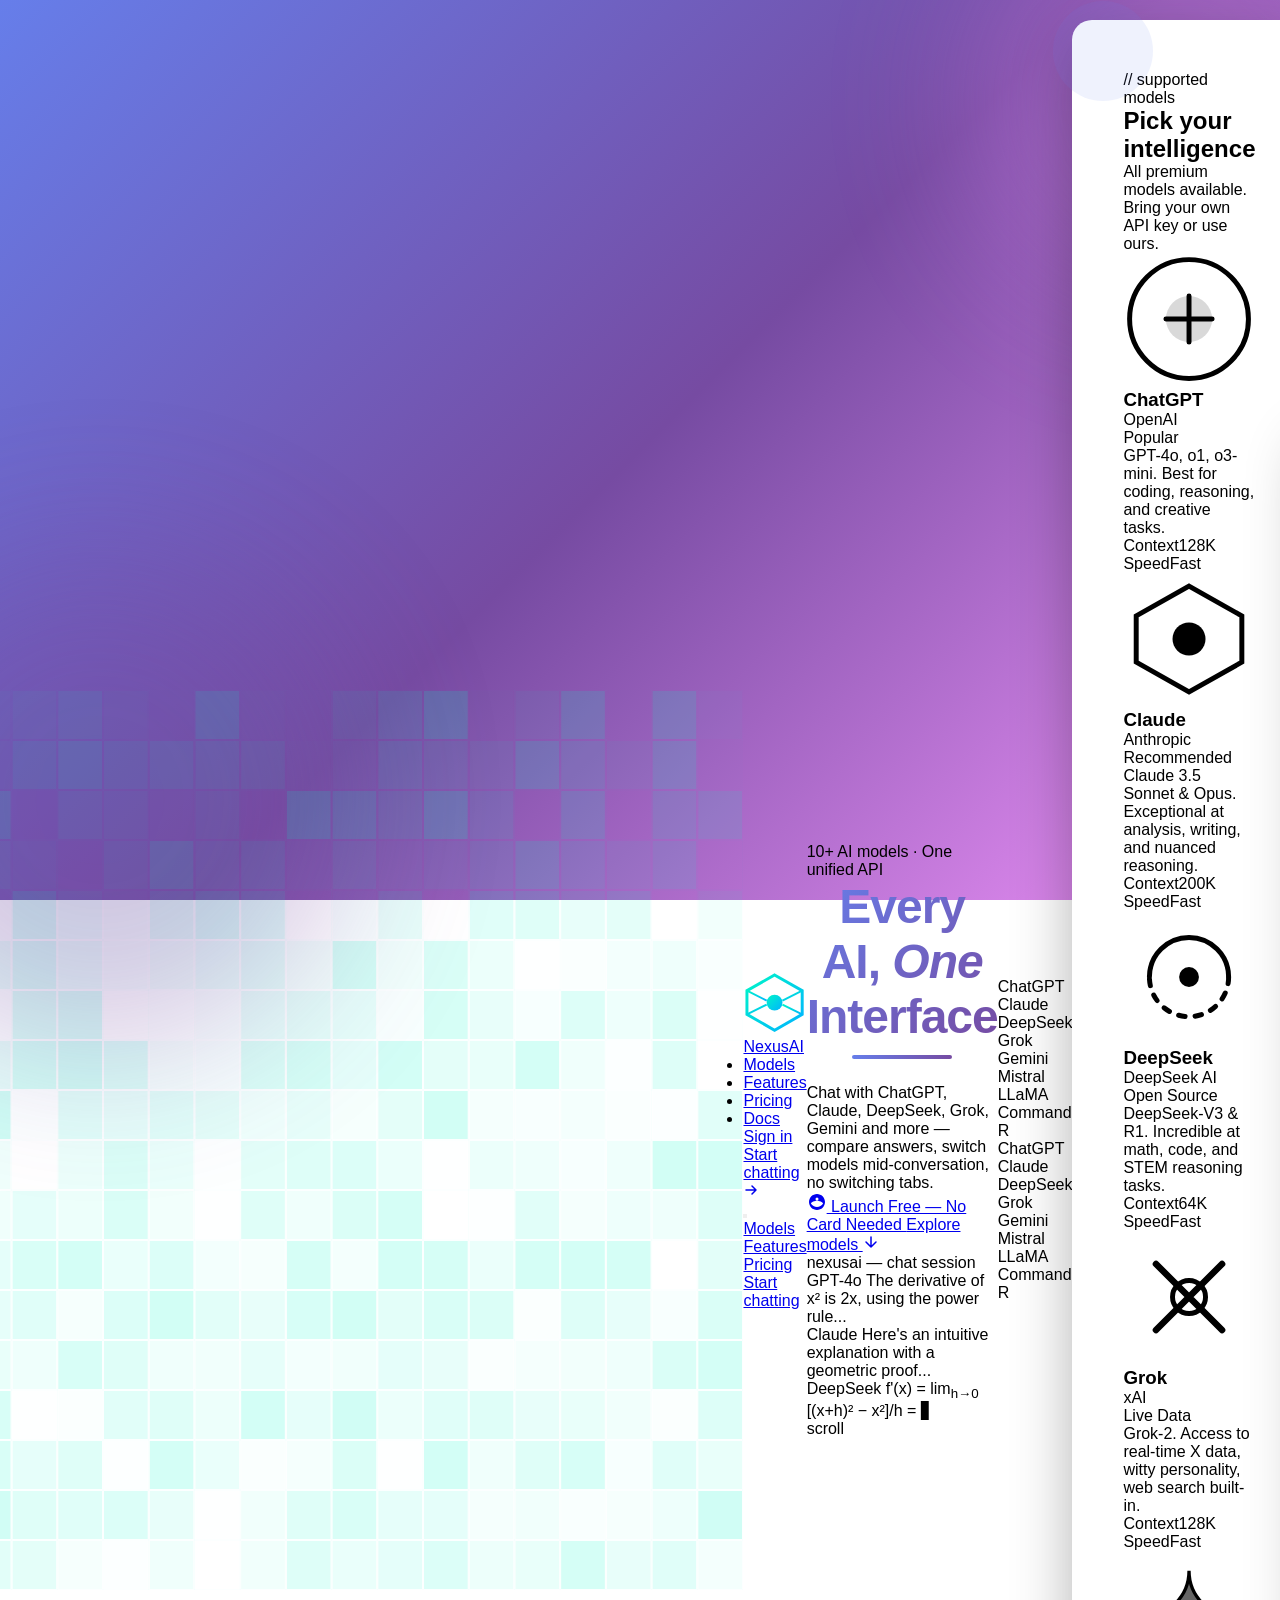
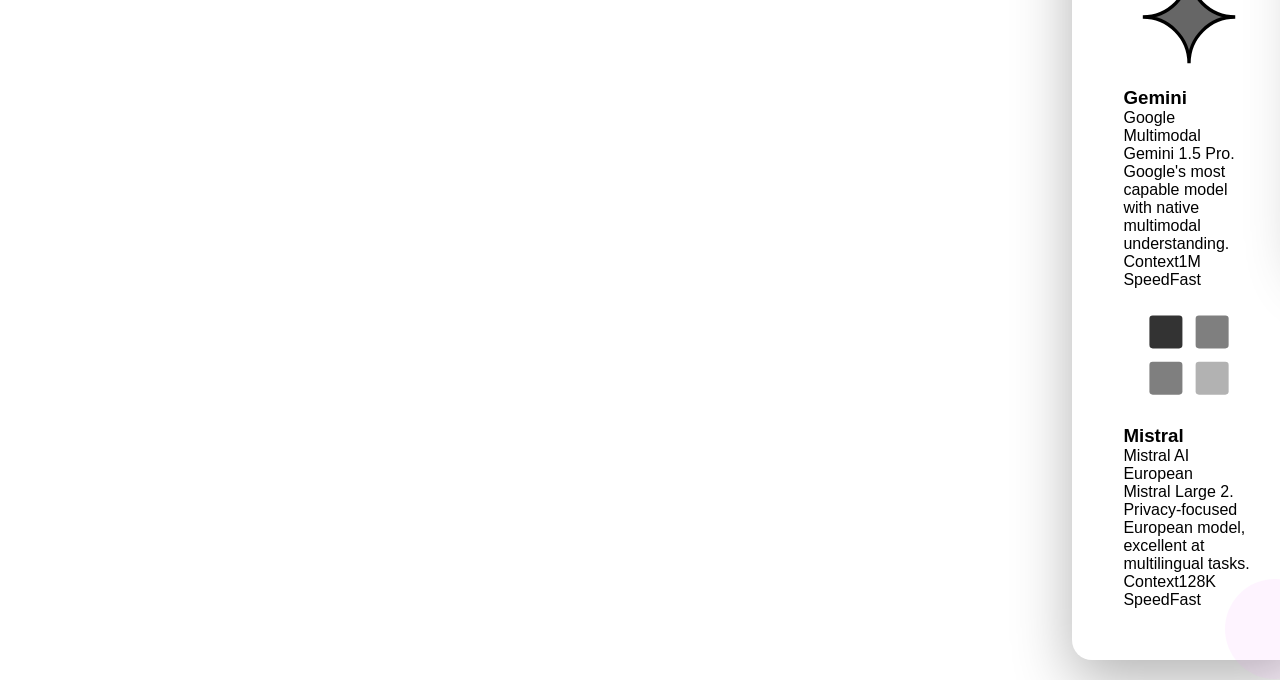
<file: index.html>
<!DOCTYPE html>
<html lang="en">
<head>
  <meta charset="UTF-8" />
  <meta name="viewport" content="width=device-width, initial-scale=1.0" />
  <title>NexusAI — All AI Models, One Place</title>
  <link rel="preconnect" href="https://fonts.googleapis.com" />
  <link rel="preconnect" href="https://fonts.gstatic.com" crossorigin />
  <link href="https://fonts.googleapis.com/css2?family=Syne:wght@400;600;700;800&family=JetBrains+Mono:wght@300;400;500&family=DM+Sans:ital,wght@0,300;0,400;0,500;1,300&display=swap" rel="stylesheet" />
  <link rel="stylesheet" href="css/style.css" />
</head>
<body>

  <!-- ══ BACKGROUND CANVAS ══ -->
  <canvas id="grid-canvas"></canvas>
  <div class="noise-overlay"></div>

  <!-- ══ NAVBAR ══ -->
  <nav class="navbar">
    <div class="nav-inner">
      <a href="index.html" class="nav-logo">
        <div class="logo-icon">
          <svg viewBox="0 0 32 32" fill="none" xmlns="http://www.w3.org/2000/svg">
            <polygon points="16,2 30,10 30,22 16,30 2,22 2,10" fill="none" stroke="url(#logoGrad)" stroke-width="1.5"/>
            <circle cx="16" cy="16" r="4" fill="url(#logoGrad)"/>
            <line x1="16" y1="2" x2="16" y2="12" stroke="url(#logoGrad)" stroke-width="1"/>
            <line x1="16" y1="20" x2="16" y2="30" stroke="url(#logoGrad)" stroke-width="1"/>
            <line x1="2" y1="10" x2="12" y2="15" stroke="url(#logoGrad)" stroke-width="1"/>
            <line x1="20" y1="17" x2="30" y2="22" stroke="url(#logoGrad)" stroke-width="1"/>
            <line x1="30" y1="10" x2="20" y2="15" stroke="url(#logoGrad)" stroke-width="1"/>
            <line x1="12" y1="17" x2="2" y2="22" stroke="url(#logoGrad)" stroke-width="1"/>
            <defs>
              <linearGradient id="logoGrad" x1="0%" y1="0%" x2="100%" y2="100%">
                <stop offset="0%" stop-color="#00f5c8"/>
                <stop offset="100%" stop-color="#00b4ff"/>
              </linearGradient>
            </defs>
          </svg>
        </div>
        <span class="logo-text">NexusAI</span>
      </a>

      <ul class="nav-links">
        <li><a href="#models">Models</a></li>
        <li><a href="#features">Features</a></li>
        <li><a href="#pricing">Pricing</a></li>
        <li><a href="#docs">Docs</a></li>
      </ul>

      <div class="nav-actions">
        <a href="chat.html" class="btn-ghost">Sign in</a>
        <a href="chat.html" class="btn-primary">
          <span>Start chatting</span>
          <svg width="16" height="16" viewBox="0 0 16 16" fill="none">
            <path d="M3 8h10M9 4l4 4-4 4" stroke="currentColor" stroke-width="1.5" stroke-linecap="round" stroke-linejoin="round"/>
          </svg>
        </a>
      </div>

      <button class="hamburger" id="hamburger" aria-label="Menu">
        <span></span><span></span><span></span>
      </button>
    </div>

    <div class="mobile-menu" id="mobileMenu">
      <a href="#models">Models</a>
      <a href="#features">Features</a>
      <a href="#pricing">Pricing</a>
      <a href="chat.html" class="btn-primary mobile-cta">Start chatting</a>
    </div>
  </nav>

  <!-- ══ HERO ══ -->
  <section class="hero">
    <div class="hero-badge">
      <span class="badge-dot"></span>
      <span class="mono">10+ AI models · One unified API</span>
    </div>

    <h1 class="hero-title">
      <span class="line-1">Every AI,</span>
      <span class="line-2">
        <em>One</em> Interface
        <span class="title-accent"></span>
      </span>
    </h1>

    <p class="hero-sub">
      Chat with ChatGPT, Claude, DeepSeek, Grok, Gemini and more —<br />
      compare answers, switch models mid-conversation, no switching tabs.
    </p>

    <div class="hero-actions">
      <a href="chat.html" class="btn-primary large">
        <svg width="20" height="20" viewBox="0 0 20 20" fill="none">
          <path d="M10 2C5.58 2 2 5.58 2 10s3.58 8 8 8 8-3.58 8-8-3.58-8-8-8zm0 3.5a1.5 1.5 0 110 3 1.5 1.5 0 010-3zM10 15c-2.5 0-4.71-1.28-6-3.22.03-1.99 4-3.08 6-3.08 1.99 0 5.97 1.09 6 3.08C14.71 13.72 12.5 15 10 15z" fill="currentColor"/>
        </svg>
        Launch Free — No Card Needed
      </a>
      <a href="#models" class="btn-outline">
        Explore models
        <svg width="16" height="16" viewBox="0 0 16 16" fill="none">
          <path d="M8 3v10M3 8l5 5 5-5" stroke="currentColor" stroke-width="1.5" stroke-linecap="round" stroke-linejoin="round"/>
        </svg>
      </a>
    </div>

    <!-- Floating terminal preview -->
    <div class="hero-terminal">
      <div class="terminal-bar">
        <span class="t-dot red"></span>
        <span class="t-dot yellow"></span>
        <span class="t-dot green"></span>
        <span class="t-title mono">nexusai — chat session</span>
      </div>
      <div class="terminal-body">
        <div class="t-line">
          <span class="t-model gpt">GPT-4o</span>
          <span class="t-msg">The derivative of x² is 2x, using the power rule...</span>
        </div>
        <div class="t-line">
          <span class="t-model claude">Claude</span>
          <span class="t-msg">Here's an intuitive explanation with a geometric proof...</span>
        </div>
        <div class="t-line">
          <span class="t-model deepseek">DeepSeek</span>
          <span class="t-msg typing">f'(x) = lim<sub>h→0</sub> [(x+h)² − x²]/h = <span class="cursor-blink">▋</span></span>
        </div>
      </div>
    </div>

    <!-- scroll indicator -->
    <div class="scroll-hint">
      <div class="scroll-line"></div>
      <span class="mono">scroll</span>
    </div>
  </section>

  <!-- ══ MODELS MARQUEE ══ -->
  <div class="marquee-wrap">
    <div class="marquee-track">
      <div class="marquee-item"><span class="m-dot"></span>ChatGPT</div>
      <div class="marquee-item"><span class="m-dot c"></span>Claude</div>
      <div class="marquee-item"><span class="m-dot d"></span>DeepSeek</div>
      <div class="marquee-item"><span class="m-dot g"></span>Grok</div>
      <div class="marquee-item"><span class="m-dot gem"></span>Gemini</div>
      <div class="marquee-item"><span class="m-dot mis"></span>Mistral</div>
      <div class="marquee-item"><span class="m-dot ll"></span>LLaMA</div>
      <div class="marquee-item"><span class="m-dot co"></span>Command R</div>
      <!-- duplicate for infinite scroll -->
      <div class="marquee-item"><span class="m-dot"></span>ChatGPT</div>
      <div class="marquee-item"><span class="m-dot c"></span>Claude</div>
      <div class="marquee-item"><span class="m-dot d"></span>DeepSeek</div>
      <div class="marquee-item"><span class="m-dot g"></span>Grok</div>
      <div class="marquee-item"><span class="m-dot gem"></span>Gemini</div>
      <div class="marquee-item"><span class="m-dot mis"></span>Mistral</div>
      <div class="marquee-item"><span class="m-dot ll"></span>LLaMA</div>
      <div class="marquee-item"><span class="m-dot co"></span>Command R</div>
    </div>
  </div>

  <!-- ══ MODELS SECTION ══ -->
  <section class="models-section" id="models">
    <div class="container">
      <div class="section-header">
        <p class="section-eyebrow mono">// supported models</p>
        <h2>Pick your intelligence</h2>
        <p class="section-desc">All premium models available. Bring your own API key or use ours.</p>
      </div>

      <div class="models-grid">

        <div class="model-card" data-model="gpt">
          <div class="model-card-top">
            <div class="model-icon gpt-icon">
              <svg viewBox="0 0 40 40" fill="none"><circle cx="20" cy="20" r="18" stroke="currentColor" stroke-width="1.5"/><path d="M13 20a7 7 0 1114 0 7 7 0 01-14 0z" fill="currentColor" opacity=".15"/><path d="M20 13v14M13 20h14" stroke="currentColor" stroke-width="1.5" stroke-linecap="round"/></svg>
            </div>
            <div class="model-meta">
              <h3>ChatGPT</h3>
              <span class="model-maker">OpenAI</span>
            </div>
            <span class="model-badge">Popular</span>
          </div>
          <p class="model-desc">GPT-4o, o1, o3-mini. Best for coding, reasoning, and creative tasks.</p>
          <div class="model-stats">
            <div class="stat"><span class="stat-label mono">Context</span><span class="stat-val">128K</span></div>
            <div class="stat"><span class="stat-label mono">Speed</span><span class="stat-val">Fast</span></div>
          </div>
        </div>

        <div class="model-card featured" data-model="claude">
          <div class="featured-glow"></div>
          <div class="model-card-top">
            <div class="model-icon claude-icon">
              <svg viewBox="0 0 40 40" fill="none"><polygon points="20,4 36,13 36,27 20,36 4,27 4,13" stroke="currentColor" stroke-width="1.5"/><circle cx="20" cy="20" r="5" fill="currentColor"/></svg>
            </div>
            <div class="model-meta">
              <h3>Claude</h3>
              <span class="model-maker">Anthropic</span>
            </div>
            <span class="model-badge featured-badge">Recommended</span>
          </div>
          <p class="model-desc">Claude 3.5 Sonnet & Opus. Exceptional at analysis, writing, and nuanced reasoning.</p>
          <div class="model-stats">
            <div class="stat"><span class="stat-label mono">Context</span><span class="stat-val">200K</span></div>
            <div class="stat"><span class="stat-label mono">Speed</span><span class="stat-val">Fast</span></div>
          </div>
        </div>

        <div class="model-card" data-model="deepseek">
          <div class="model-card-top">
            <div class="model-icon deepseek-icon">
              <svg viewBox="0 0 40 40" fill="none"><path d="M8 20c0-6.627 5.373-12 12-12s12 5.373 12 12" stroke="currentColor" stroke-width="1.5" stroke-linecap="round"/><path d="M32 20c0 6.627-5.373 12-12 12S8 26.627 8 20" stroke="currentColor" stroke-width="1.5" stroke-linecap="round" stroke-dasharray="2 3"/><circle cx="20" cy="20" r="3" fill="currentColor"/></svg>
            </div>
            <div class="model-meta">
              <h3>DeepSeek</h3>
              <span class="model-maker">DeepSeek AI</span>
            </div>
            <span class="model-badge alt">Open Source</span>
          </div>
          <p class="model-desc">DeepSeek-V3 & R1. Incredible at math, code, and STEM reasoning tasks.</p>
          <div class="model-stats">
            <div class="stat"><span class="stat-label mono">Context</span><span class="stat-val">64K</span></div>
            <div class="stat"><span class="stat-label mono">Speed</span><span class="stat-val">Fast</span></div>
          </div>
        </div>

        <div class="model-card" data-model="grok">
          <div class="model-card-top">
            <div class="model-icon grok-icon">
              <svg viewBox="0 0 40 40" fill="none"><path d="M10 10l20 20M30 10L10 30" stroke="currentColor" stroke-width="2" stroke-linecap="round"/><circle cx="20" cy="20" r="5" stroke="currentColor" stroke-width="1.5"/></svg>
            </div>
            <div class="model-meta">
              <h3>Grok</h3>
              <span class="model-maker">xAI</span>
            </div>
            <span class="model-badge">Live Data</span>
          </div>
          <p class="model-desc">Grok-2. Access to real-time X data, witty personality, web search built-in.</p>
          <div class="model-stats">
            <div class="stat"><span class="stat-label mono">Context</span><span class="stat-val">128K</span></div>
            <div class="stat"><span class="stat-label mono">Speed</span><span class="stat-val">Fast</span></div>
          </div>
        </div>

        <div class="model-card" data-model="gemini">
          <div class="model-card-top">
            <div class="model-icon gemini-icon">
              <svg viewBox="0 0 40 40" fill="none"><path d="M20 6c0 7.732-6.268 14-14 14 7.732 0 14 6.268 14 14 0-7.732 6.268-14 14-14-7.732 0-14-6.268-14-14z" fill="currentColor" opacity=".6"/><path d="M20 6c0 7.732-6.268 14-14 14 7.732 0 14 6.268 14 14 0-7.732 6.268-14 14-14-7.732 0-14-6.268-14-14z" stroke="currentColor" stroke-width="1"/></svg>
            </div>
            <div class="model-meta">
              <h3>Gemini</h3>
              <span class="model-maker">Google</span>
            </div>
            <span class="model-badge alt">Multimodal</span>
          </div>
          <p class="model-desc">Gemini 1.5 Pro. Google's most capable model with native multimodal understanding.</p>
          <div class="model-stats">
            <div class="stat"><span class="stat-label mono">Context</span><span class="stat-val">1M</span></div>
            <div class="stat"><span class="stat-label mono">Speed</span><span class="stat-val">Fast</span></div>
          </div>
        </div>

        <div class="model-card" data-model="mistral">
          <div class="model-card-top">
            <div class="model-icon mistral-icon">
              <svg viewBox="0 0 40 40" fill="none"><rect x="8" y="8" width="10" height="10" rx="1" fill="currentColor" opacity=".8"/><rect x="22" y="8" width="10" height="10" rx="1" fill="currentColor" opacity=".5"/><rect x="8" y="22" width="10" height="10" rx="1" fill="currentColor" opacity=".5"/><rect x="22" y="22" width="10" height="10" rx="1" fill="currentColor" opacity=".3"/></svg>
            </div>
            <div class="model-meta">
              <h3>Mistral</h3>
              <span class="model-maker">Mistral AI</span>
            </div>
            <span class="model-badge alt">European</span>
          </div>
          <p class="model-desc">Mistral Large 2. Privacy-focused European model, excellent at multilingual tasks.</p>
          <div class="model-stats">
            <div class="stat"><span class="stat-label mono">Context</span><span class="stat-val">128K</span></div>
            <div class="stat"><span class="stat-label mono">Speed</span><span class="stat-val">Fast</span></div>
          </div>
        </div>

      </div>
    </div>
  </section>

  <!-- ══ FEATURES ══ -->
  <section class="features-section" id="features">
    <div class="container">
      <div class="section-header">
        <p class="section-eyebrow mono">// why nexusai</p>
        <h2>Built different</h2>
      </div>

      <div class="features-grid">
        <div class="feature-card large-card">
          <div class="feature-visual compare-visual">
            <div class="compare-col">
              <div class="cmp-header mono">GPT-4o</div>
              <div class="cmp-bubble">Photosynthesis converts light into chemical energy stored as glucose...</div>
            </div>
            <div class="cmp-divider"></div>
            <div class="compare-col">
              <div class="cmp-header mono">Claude 3.5</div>
              <div class="cmp-bubble alt">Plants act like solar panels, but instead of electricity they make sugar...</div>
            </div>
          </div>
          <div class="feature-content">
            <div class="feature-icon">⟷</div>
            <h3>Side-by-side Compare</h3>
            <p>Ask the same question to multiple models simultaneously. See answers in parallel and pick the best one.</p>
          </div>
        </div>

        <div class="feature-card">
          <div class="feature-icon">🔑</div>
          <h3>Your Keys, Your Control</h3>
          <p>Use your own API keys. We never store them — they live only in your browser session.</p>
        </div>

        <div class="feature-card">
          <div class="feature-icon">⚡</div>
          <h3>Instant Model Switch</h3>
          <p>Switch models mid-conversation without losing context. Continue where you left off.</p>
        </div>

        <div class="feature-card">
          <div class="feature-icon">📂</div>
          <h3>Chat History</h3>
          <p>All conversations stored locally. Export to Markdown, JSON, or PDF anytime.</p>
        </div>

        <div class="feature-card">
          <div class="feature-icon">🌐</div>
          <h3>No Lock-in</h3>
          <p>Open source core. Self-host it, fork it, or use our hosted version. Always your choice.</p>
        </div>
      </div>
    </div>
  </section>

  <!-- ══ CTA ══ -->
  <section class="cta-section">
    <div class="cta-inner">
      <div class="cta-glow"></div>
      <p class="section-eyebrow mono" style="text-align:center">// get started today</p>
      <h2>Stop switching tabs.<br/>Start thinking better.</h2>
      <p class="cta-sub">Free tier includes GPT-3.5, Claude Haiku, and DeepSeek. No credit card.</p>
      <a href="chat.html" class="btn-primary large">
        Open NexusAI
        <svg width="18" height="18" viewBox="0 0 18 18" fill="none">
          <path d="M3.75 9h10.5M9.75 4.5L14.25 9l-4.5 4.5" stroke="currentColor" stroke-width="1.5" stroke-linecap="round" stroke-linejoin="round"/>
        </svg>
      </a>
    </div>
  </section>

  <!-- ══ FOOTER ══ -->
  <footer class="footer">
    <div class="container">
      <div class="footer-top">
        <div class="footer-brand">
          <span class="logo-text">NexusAI</span>
          <p class="mono" style="font-size:0.75rem; opacity:0.4; margin-top:0.5rem">All AI. One interface.</p>
        </div>
        <div class="footer-links">
          <div class="footer-col">
            <h4>Product</h4>
            <a href="chat.html">Chat</a>
            <a href="#models">Models</a>
            <a href="#features">Features</a>
          </div>
          <div class="footer-col">
            <h4>Developers</h4>
            <a href="#">API Docs</a>
            <a href="#">GitHub</a>
            <a href="#">Self-host</a>
          </div>
          <div class="footer-col">
            <h4>Company</h4>
            <a href="#">About</a>
            <a href="#">Privacy</a>
            <a href="#">Terms</a>
          </div>
        </div>
      </div>
      <div class="footer-bottom">
        <span class="mono">© 2025 NexusAI — Open source AI aggregator</span>
        <div class="footer-socials">
          <a href="#" aria-label="GitHub">
            <svg viewBox="0 0 24 24" fill="currentColor"><path d="M12 2C6.477 2 2 6.484 2 12.017c0 4.425 2.865 8.18 6.839 9.504.5.092.682-.217.682-.483 0-.237-.008-.868-.013-1.703-2.782.605-3.369-1.343-3.369-1.343-.454-1.158-1.11-1.466-1.11-1.466-.908-.62.069-.608.069-.608 1.003.07 1.531 1.032 1.531 1.032.892 1.53 2.341 1.088 2.91.832.092-.647.35-1.088.636-1.338-2.22-.253-4.555-1.113-4.555-4.951 0-1.093.39-1.988 1.029-2.688-.103-.253-.446-1.272.098-2.65 0 0 .84-.27 2.75 1.026A9.564 9.564 0 0112 6.844c.85.004 1.705.115 2.504.337 1.909-1.296 2.747-1.027 2.747-1.027.546 1.379.202 2.398.1 2.651.64.7 1.028 1.595 1.028 2.688 0 3.848-2.339 4.695-4.566 4.943.359.309.678.92.678 1.855 0 1.338-.012 2.419-.012 2.747 0 .268.18.58.688.482A10.019 10.019 0 0022 12.017C22 6.484 17.522 2 12 2z"/></svg>
          </a>
          <a href="#" aria-label="Twitter/X">
            <svg viewBox="0 0 24 24" fill="currentColor"><path d="M18.244 2.25h3.308l-7.227 8.26 8.502 11.24H16.17l-5.214-6.817L4.99 21.75H1.68l7.73-8.835L1.254 2.25H8.08l4.713 6.231zm-1.161 17.52h1.833L7.084 4.126H5.117z"/></svg>
          </a>
        </div>
      </div>
    </div>
  </footer>

  <script>
    // ── Animated grid canvas ──
    const canvas = document.getElementById('grid-canvas');
    const ctx = canvas.getContext('2d');
    let W, H;

    function resize() {
      W = canvas.width = window.innerWidth;
      H = canvas.height = window.innerHeight;
    }
    resize();
    window.addEventListener('resize', resize);

    const COLS = 28, ROWS = 18;
    let cells = [];

    for (let r = 0; r < ROWS; r++) {
      for (let c = 0; c < COLS; c++) {
        cells.push({ r, c, alpha: Math.random() * 0.15, speed: 0.003 + Math.random() * 0.008, dir: Math.random() > 0.5 ? 1 : -1 });
      }
    }

    function drawGrid() {
      ctx.clearRect(0, 0, W, H);
      const cw = W / COLS, ch = H / ROWS;
      ctx.strokeStyle = 'rgba(0,245,200,0.06)';
      ctx.lineWidth = 0.5;

      // vertical lines
      for (let c = 0; c <= COLS; c++) {
        ctx.beginPath();
        ctx.moveTo(c * cw, 0);
        ctx.lineTo(c * cw, H);
        ctx.stroke();
      }
      // horizontal lines
      for (let r = 0; r <= ROWS; r++) {
        ctx.beginPath();
        ctx.moveTo(0, r * ch);
        ctx.lineTo(W, r * ch);
        ctx.stroke();
      }

      // glowing cells
      cells.forEach(cell => {
        cell.alpha += cell.speed * cell.dir;
        if (cell.alpha > 0.18 || cell.alpha < 0) cell.dir *= -1;
        const x = cell.c * cw, y = cell.r * ch;
        ctx.fillStyle = `rgba(0,245,200,${Math.max(0, cell.alpha)})`;
        ctx.fillRect(x + 1, y + 1, cw - 2, ch - 2);
      });
      requestAnimationFrame(drawGrid);
    }
    drawGrid();

    // ── Hamburger ──
    document.getElementById('hamburger').addEventListener('click', () => {
      document.getElementById('mobileMenu').classList.toggle('open');
    });

    // ── Scroll reveal ──
    const observer = new IntersectionObserver((entries) => {
      entries.forEach(e => { if (e.isIntersecting) e.target.classList.add('visible'); });
    }, { threshold: 0.1 });
    document.querySelectorAll('.model-card, .feature-card, .section-header').forEach(el => observer.observe(el));
  </script>
</body>
</html>
</file>
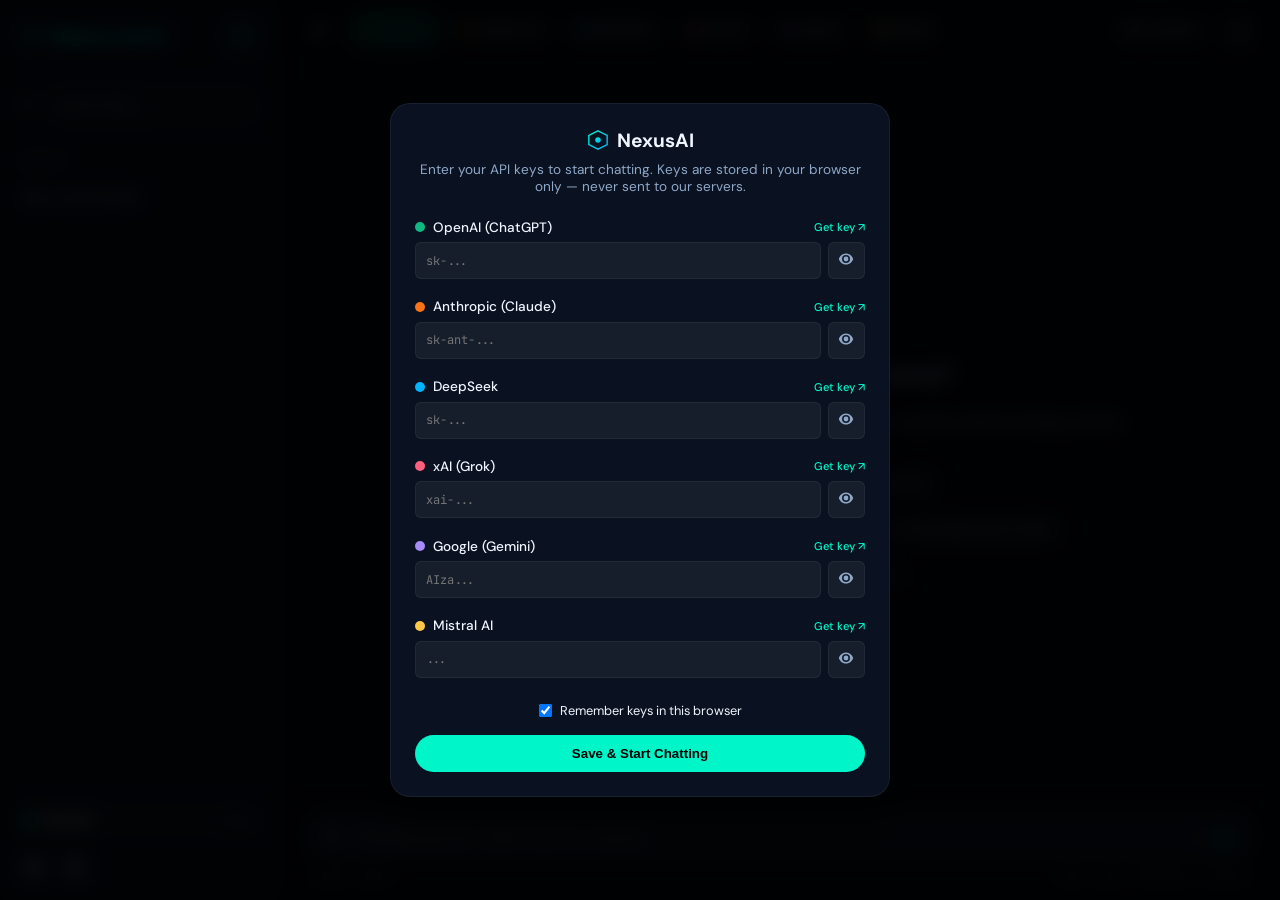
<file: chat.html>
<!DOCTYPE html>
<html lang="en">
<head>
  <meta charset="UTF-8" />
  <meta name="viewport" content="width=device-width, initial-scale=1.0" />
  <title>NexusAI — Chat</title>
  <link rel="preconnect" href="https://fonts.googleapis.com" />
  <link rel="preconnect" href="https://fonts.gstatic.com" crossorigin />
  <link href="https://fonts.googleapis.com/css2?family=Syne:wght@400;600;700;800&family=JetBrains+Mono:wght@300;400;500&family=DM+Sans:ital,wght@0,300;0,400;0,500;1,300&display=swap" rel="stylesheet" />
  <link rel="stylesheet" href="css/chat.css" />
</head>
<body>

  <!-- ══ API KEY MODAL ══ -->
  <div class="modal-overlay" id="apiModal">
    <div class="modal">
      <div class="modal-header">
        <div class="modal-logo">
          <svg viewBox="0 0 24 24" fill="none" width="22" height="22">
            <polygon points="12,2 22,7 22,17 12,22 2,17 2,7" stroke="url(#mg)" stroke-width="1.5"/>
            <circle cx="12" cy="12" r="3" fill="url(#mg)"/>
            <defs>
              <linearGradient id="mg" x1="0%" y1="0%" x2="100%" y2="100%">
                <stop offset="0%" stop-color="#00f5c8"/>
                <stop offset="100%" stop-color="#00b4ff"/>
              </linearGradient>
            </defs>
          </svg>
          <span>NexusAI</span>
        </div>
        <p class="modal-sub">Enter your API keys to start chatting. Keys are stored in your browser only — never sent to our servers.</p>
      </div>

      <div class="modal-body">
        <div class="key-group" id="keyGroup-openai">
          <div class="key-label">
            <span class="key-dot" style="background:#10b981"></span>
            <span>OpenAI (ChatGPT)</span>
            <a href="https://platform.openai.com/api-keys" target="_blank" class="key-link">Get key ↗</a>
          </div>
          <div class="key-input-wrap">
            <input type="password" id="key-openai" placeholder="sk-..." class="key-input" autocomplete="off" />
            <button class="key-toggle" data-target="key-openai" title="Show/hide">
              <svg viewBox="0 0 20 20" fill="currentColor" width="16"><path d="M10 3C5 3 1.73 7.11 1.05 10c.68 2.89 3.95 7 8.95 7s8.27-4.11 8.95-7C18.27 7.11 15 3 10 3zm0 12a5 5 0 110-10 5 5 0 010 10zm0-8a3 3 0 100 6 3 3 0 000-6z"/></svg>
            </button>
          </div>
        </div>

        <div class="key-group" id="keyGroup-anthropic">
          <div class="key-label">
            <span class="key-dot" style="background:#f97316"></span>
            <span>Anthropic (Claude)</span>
            <a href="https://console.anthropic.com/settings/keys" target="_blank" class="key-link">Get key ↗</a>
          </div>
          <div class="key-input-wrap">
            <input type="password" id="key-anthropic" placeholder="sk-ant-..." class="key-input" autocomplete="off" />
            <button class="key-toggle" data-target="key-anthropic" title="Show/hide">
              <svg viewBox="0 0 20 20" fill="currentColor" width="16"><path d="M10 3C5 3 1.73 7.11 1.05 10c.68 2.89 3.95 7 8.95 7s8.27-4.11 8.95-7C18.27 7.11 15 3 10 3zm0 12a5 5 0 110-10 5 5 0 010 10zm0-8a3 3 0 100 6 3 3 0 000-6z"/></svg>
            </button>
          </div>
        </div>

        <div class="key-group" id="keyGroup-deepseek">
          <div class="key-label">
            <span class="key-dot" style="background:#00b4ff"></span>
            <span>DeepSeek</span>
            <a href="https://platform.deepseek.com/api_keys" target="_blank" class="key-link">Get key ↗</a>
          </div>
          <div class="key-input-wrap">
            <input type="password" id="key-deepseek" placeholder="sk-..." class="key-input" autocomplete="off" />
            <button class="key-toggle" data-target="key-deepseek" title="Show/hide">
              <svg viewBox="0 0 20 20" fill="currentColor" width="16"><path d="M10 3C5 3 1.73 7.11 1.05 10c.68 2.89 3.95 7 8.95 7s8.27-4.11 8.95-7C18.27 7.11 15 3 10 3zm0 12a5 5 0 110-10 5 5 0 010 10zm0-8a3 3 0 100 6 3 3 0 000-6z"/></svg>
            </button>
          </div>
        </div>

        <div class="key-group" id="keyGroup-xai">
          <div class="key-label">
            <span class="key-dot" style="background:#ff5f7e"></span>
            <span>xAI (Grok)</span>
            <a href="https://console.x.ai/" target="_blank" class="key-link">Get key ↗</a>
          </div>
          <div class="key-input-wrap">
            <input type="password" id="key-xai" placeholder="xai-..." class="key-input" autocomplete="off" />
            <button class="key-toggle" data-target="key-xai" title="Show/hide">
              <svg viewBox="0 0 20 20" fill="currentColor" width="16"><path d="M10 3C5 3 1.73 7.11 1.05 10c.68 2.89 3.95 7 8.95 7s8.27-4.11 8.95-7C18.27 7.11 15 3 10 3zm0 12a5 5 0 110-10 5 5 0 010 10zm0-8a3 3 0 100 6 3 3 0 000-6z"/></svg>
            </button>
          </div>
        </div>

        <div class="key-group" id="keyGroup-gemini">
          <div class="key-label">
            <span class="key-dot" style="background:#a78bfa"></span>
            <span>Google (Gemini)</span>
            <a href="https://aistudio.google.com/app/apikey" target="_blank" class="key-link">Get key ↗</a>
          </div>
          <div class="key-input-wrap">
            <input type="password" id="key-gemini" placeholder="AIza..." class="key-input" autocomplete="off" />
            <button class="key-toggle" data-target="key-gemini" title="Show/hide">
              <svg viewBox="0 0 20 20" fill="currentColor" width="16"><path d="M10 3C5 3 1.73 7.11 1.05 10c.68 2.89 3.95 7 8.95 7s8.27-4.11 8.95-7C18.27 7.11 15 3 10 3zm0 12a5 5 0 110-10 5 5 0 010 10zm0-8a3 3 0 100 6 3 3 0 000-6z"/></svg>
            </button>
          </div>
        </div>

        <div class="key-group" id="keyGroup-mistral">
          <div class="key-label">
            <span class="key-dot" style="background:#ffc947"></span>
            <span>Mistral AI</span>
            <a href="https://console.mistral.ai/api-keys/" target="_blank" class="key-link">Get key ↗</a>
          </div>
          <div class="key-input-wrap">
            <input type="password" id="key-mistral" placeholder="..." class="key-input" autocomplete="off" />
            <button class="key-toggle" data-target="key-mistral" title="Show/hide">
              <svg viewBox="0 0 20 20" fill="currentColor" width="16"><path d="M10 3C5 3 1.73 7.11 1.05 10c.68 2.89 3.95 7 8.95 7s8.27-4.11 8.95-7C18.27 7.11 15 3 10 3zm0 12a5 5 0 110-10 5 5 0 010 10zm0-8a3 3 0 100 6 3 3 0 000-6z"/></svg>
            </button>
          </div>
        </div>
      </div>

      <div class="modal-footer">
        <label class="remember-label">
          <input type="checkbox" id="rememberKeys" checked />
          <span>Remember keys in this browser</span>
        </label>
        <button class="btn-save" id="saveKeys">Save & Start Chatting</button>
      </div>
    </div>
  </div>

  <!-- ══ APP SHELL ══ -->
  <div class="app" id="app">

    <!-- ── SIDEBAR ── -->
    <aside class="sidebar" id="sidebar">
      <div class="sidebar-top">
        <a href="index.html" class="sidebar-logo">
          <svg viewBox="0 0 24 24" fill="none" width="20" height="20">
            <polygon points="12,2 22,7 22,17 12,22 2,17 2,7" stroke="url(#sg)" stroke-width="1.5"/>
            <circle cx="12" cy="12" r="3" fill="url(#sg)"/>
            <defs>
              <linearGradient id="sg" x1="0%" y1="0%" x2="100%" y2="100%">
                <stop offset="0%" stop-color="#00f5c8"/>
                <stop offset="100%" stop-color="#00b4ff"/>
              </linearGradient>
            </defs>
          </svg>
          <span class="sidebar-brand">NexusAI</span>
        </a>
        <button class="new-chat-btn" id="newChatBtn" title="New chat">
          <svg viewBox="0 0 20 20" fill="none" width="16" height="16">
            <path d="M10 4v12M4 10h12" stroke="currentColor" stroke-width="1.8" stroke-linecap="round"/>
          </svg>
        </button>
      </div>

      <!-- Search chats -->
      <div class="sidebar-search">
        <svg viewBox="0 0 16 16" fill="none" width="14"><circle cx="6.5" cy="6.5" r="4.5" stroke="currentColor" stroke-width="1.2"/><path d="M10 10l3 3" stroke="currentColor" stroke-width="1.2" stroke-linecap="round"/></svg>
        <input type="text" placeholder="Search chats..." id="searchChats" />
      </div>

      <!-- Chat history list -->
      <div class="chat-list" id="chatList">
        <div class="chat-list-label mono">Recent</div>
        <!-- populated by JS -->
      </div>

      <!-- Sidebar bottom: model selector + settings -->
      <div class="sidebar-bottom">
        <div class="sidebar-model-info" id="sidebarModelInfo">
          <div class="smi-dot" id="smiDot"></div>
          <span class="smi-name" id="smiName">GPT-4o</span>
          <span class="smi-maker mono" id="smiMaker">OpenAI</span>
        </div>
        <div class="sidebar-actions">
          <button class="icon-btn" id="openKeys" title="Manage API keys">
            <svg viewBox="0 0 20 20" fill="currentColor" width="16"><path d="M10 2a4 4 0 00-4 4v1H5a2 2 0 00-2 2v6a2 2 0 002 2h10a2 2 0 002-2V9a2 2 0 00-2-2h-1V6a4 4 0 00-4-4zm2 4v1H8V6a2 2 0 114 0zm-2 5a1 1 0 110 2 1 1 0 010-2z"/></svg>
          </button>
          <button class="icon-btn" id="clearAll" title="Clear all chats">
            <svg viewBox="0 0 20 20" fill="currentColor" width="16"><path fill-rule="evenodd" d="M9 2a1 1 0 00-.894.553L7.382 4H4a1 1 0 000 2v10a2 2 0 002 2h8a2 2 0 002-2V6a1 1 0 100-2h-3.382l-.724-1.447A1 1 0 0011 2H9zM7 8a1 1 0 012 0v6a1 1 0 11-2 0V8zm4 0a1 1 0 012 0v6a1 1 0 11-2 0V8z" clip-rule="evenodd"/></svg>
          </button>
        </div>
      </div>
    </aside>

    <!-- ── MAIN CHAT AREA ── -->
    <main class="chat-main" id="chatMain">

      <!-- Top bar -->
      <header class="chat-header">
        <button class="sidebar-toggle" id="sidebarToggle" title="Toggle sidebar">
          <svg viewBox="0 0 20 20" fill="currentColor" width="18"><path fill-rule="evenodd" d="M3 5a1 1 0 011-1h12a1 1 0 110 2H4a1 1 0 01-1-1zM3 10a1 1 0 011-1h12a1 1 0 110 2H4a1 1 0 01-1-1zM3 15a1 1 0 011-1h12a1 1 0 110 2H4a1 1 0 01-1-1z" clip-rule="evenodd"/></svg>
        </button>

        <!-- Model switcher pills -->
        <div class="model-switcher" id="modelSwitcher">
          <button class="model-pill active" data-model="gpt-4o" data-provider="openai">
            <span class="pill-dot" style="background:#10b981"></span>
            <span class="pill-name">GPT-4o</span>
          </button>
          <button class="model-pill" data-model="claude-3-5-sonnet-20241022" data-provider="anthropic">
            <span class="pill-dot" style="background:#f97316"></span>
            <span class="pill-name">Claude 3.5</span>
          </button>
          <button class="model-pill" data-model="deepseek-chat" data-provider="deepseek">
            <span class="pill-dot" style="background:#00b4ff"></span>
            <span class="pill-name">DeepSeek</span>
          </button>
          <button class="model-pill" data-model="grok-2-latest" data-provider="xai">
            <span class="pill-dot" style="background:#ff5f7e"></span>
            <span class="pill-name">Grok 2</span>
          </button>
          <button class="model-pill" data-model="gemini-1.5-pro" data-provider="gemini">
            <span class="pill-dot" style="background:#a78bfa"></span>
            <span class="pill-name">Gemini</span>
          </button>
          <button class="model-pill" data-model="mistral-large-latest" data-provider="mistral">
            <span class="pill-dot" style="background:#ffc947"></span>
            <span class="pill-name">Mistral</span>
          </button>
        </div>

        <div class="header-right">
          <!-- Compare mode toggle -->
          <button class="compare-toggle" id="compareToggle" title="Compare mode: ask all models simultaneously">
            <svg viewBox="0 0 20 20" fill="none" width="16">
              <rect x="2" y="4" width="7" height="12" rx="1" stroke="currentColor" stroke-width="1.4"/>
              <rect x="11" y="4" width="7" height="12" rx="1" stroke="currentColor" stroke-width="1.4"/>
            </svg>
            <span>Compare</span>
          </button>

          <!-- Export -->
          <button class="icon-btn" id="exportChat" title="Export chat">
            <svg viewBox="0 0 20 20" fill="currentColor" width="16"><path fill-rule="evenodd" d="M3 17a1 1 0 011-1h12a1 1 0 110 2H4a1 1 0 01-1-1zm3.293-7.707a1 1 0 011.414 0L9 10.586V3a1 1 0 112 0v7.586l1.293-1.293a1 1 0 111.414 1.414l-3 3a1 1 0 01-1.414 0l-3-3a1 1 0 010-1.414z" clip-rule="evenodd"/></svg>
          </button>
        </div>
      </header>

      <!-- Messages area -->
      <div class="messages-area" id="messagesArea">

        <!-- Empty state -->
        <div class="empty-state" id="emptyState">
          <div class="empty-hex">
            <svg viewBox="0 0 80 80" fill="none" width="80">
              <polygon points="40,6 72,23 72,57 40,74 8,57 8,23" stroke="url(#eh)" stroke-width="1.5" fill="rgba(0,245,200,0.04)"/>
              <circle cx="40" cy="40" r="10" fill="url(#eh)" opacity="0.7"/>
              <defs>
                <linearGradient id="eh" x1="0%" y1="0%" x2="100%" y2="100%">
                  <stop offset="0%" stop-color="#00f5c8"/>
                  <stop offset="100%" stop-color="#00b4ff"/>
                </linearGradient>
              </defs>
            </svg>
          </div>
          <h2>What do you want to explore?</h2>
          <p>Select a model above and start a conversation. Switch models anytime without losing context.</p>

          <div class="suggestion-grid">
            <button class="suggestion-chip" data-prompt="Explain quantum entanglement in simple terms">
              <span class="chip-icon">⚛️</span>
              Explain quantum entanglement in simple terms
            </button>
            <button class="suggestion-chip" data-prompt="Write a Python function to find prime numbers using a sieve">
              <span class="chip-icon">🐍</span>
              Python: find prime numbers using a sieve
            </button>
            <button class="suggestion-chip" data-prompt="What are the key differences between React and Vue in 2025?">
              <span class="chip-icon">⚡</span>
              React vs Vue key differences in 2025
            </button>
            <button class="suggestion-chip" data-prompt="Write a short story about an AI that discovers it has emotions">
              <span class="chip-icon">✍️</span>
              Story: an AI that discovers emotions
            </button>
          </div>
        </div>

        <!-- Messages injected here by JS -->
        <div id="messagesList"></div>

        <!-- Typing indicator -->
        <div class="typing-indicator" id="typingIndicator" style="display:none">
          <div class="typing-model-label mono" id="typingLabel">GPT-4o is thinking...</div>
          <div class="typing-dots">
            <span></span><span></span><span></span>
          </div>
        </div>
      </div>

      <!-- Input area -->
      <div class="input-area">
        <div class="input-wrap" id="inputWrap">
          <!-- Attach / image -->
          <button class="input-action-btn" title="Attach file (coming soon)" disabled>
            <svg viewBox="0 0 20 20" fill="currentColor" width="18"><path fill-rule="evenodd" d="M8 4a3 3 0 00-3 3v4a5 5 0 0010 0V7a1 1 0 112 0v4a7 7 0 11-14 0V7a5 5 0 0110 0v4a3 3 0 11-6 0V7a1 1 0 012 0v4a1 1 0 102 0V7a3 3 0 00-3-3z" clip-rule="evenodd"/></svg>
          </button>

          <textarea
            id="userInput"
            placeholder="Message NexusAI… (Shift+Enter for newline)"
            rows="1"
            spellcheck="true"
          ></textarea>

          <div class="input-right">
            <span class="char-count mono" id="charCount">0</span>
            <button class="send-btn" id="sendBtn" title="Send (Enter)" disabled>
              <svg viewBox="0 0 20 20" fill="currentColor" width="18">
                <path d="M10.894 2.553a1 1 0 00-1.788 0l-7 14a1 1 0 001.169 1.409l5-1.429A1 1 0 009 15.571V11a1 1 0 112 0v4.571a1 1 0 00.725.962l5 1.428a1 1 0 001.17-1.408l-7-14z"/>
              </svg>
            </button>
          </div>
        </div>

        <div class="input-meta mono">
          <span id="currentModelLabel">GPT-4o · OpenAI</span>
          <span class="input-hint">Enter to send · Shift+Enter for newline</span>
        </div>
      </div>
    </main>
  </div>

  <!-- ══ COMPARE PANEL ══ -->
  <div class="compare-panel" id="comparePanel" style="display:none">
    <div class="compare-panel-header">
      <h3>Compare Mode</h3>
      <p class="mono">Asking all models simultaneously</p>
      <button class="close-compare" id="closeCompare">✕</button>
    </div>
    <div class="compare-grid" id="compareGrid">
      <!-- populated by JS -->
    </div>
  </div>

  <!-- Toast notification -->
  <div class="toast" id="toast"></div>

  <script src="js/config.js"></script>
  <script src="js/api.js"></script>
  <script src="js/chat.js"></script>
</body>
</html>
</file>
<file: css/style.css>
/* style.css - Tema Cerah Premium */

/* ===== RESET & BASE ===== */
* {
    margin: 0;
    padding: 0;
    box-sizing: border-box;
}

:root {
    --primary: #667eea;
    --secondary: #764ba2;
    --accent: #f093fb;
    --success: #4ade80;
    --danger: #f87171;
    --warning: #fbbf24;
    --text-dark: #1f2937;
    --text-light: #6b7280;
    --bg-white: #ffffff;
    --bg-light: #f8f9ff;
    --bg-lighter: #f0f4ff;
    --border-color: #e5e7eb;
    --shadow-sm: 0 1px 3px rgba(0, 0, 0, 0.1);
    --shadow-md: 0 4px 15px rgba(102, 126, 234, 0.15);
    --shadow-lg: 0 20px 60px rgba(0, 0, 0, 0.3);
    --shadow-xl: 0 25px 70px rgba(102, 126, 234, 0.4);
    --radius-sm: 8px;
    --radius-md: 12px;
    --radius-lg: 20px;
    --transition: all 0.3s cubic-bezier(0.4, 0, 0.2, 1);
}

body {
    font-family: -apple-system, BlinkMacSystemFont, 'Segoe UI', 'Roboto', 'Oxygen', 'Ubuntu', 'Cantarell', 'Fira Sans', 'Droid Sans', 'Helvetica Neue', sans-serif;
    -webkit-font-smoothing: antialiased;
    -moz-osx-font-smoothing: grayscale;
    background: linear-gradient(135deg, var(--primary) 0%, var(--secondary) 50%, var(--accent) 100%);
    background-attachment: fixed;
    min-height: 100vh;
    display: flex;
    justify-content: center;
    align-items: center;
    padding: 20px;
    position: relative;
    overflow-x: hidden;
}

/* Animated background circles */
body::before,
body::after {
    content: '';
    position: fixed;
    border-radius: 50%;
    filter: blur(80px);
    opacity: 0.3;
    animation: float 20s ease-in-out infinite;
    z-index: 0;
}

body::before {
    width: 400px;
    height: 400px;
    background: var(--accent);
    top: -100px;
    right: -100px;
    animation-delay: 0s;
}

body::after {
    width: 500px;
    height: 500px;
    background: var(--secondary);
    bottom: -150px;
    left: -150px;
    animation-delay: 10s;
}

@keyframes float {
    0%, 100% {
        transform: translate(0, 0) scale(1);
    }
    33% {
        transform: translate(30px, -30px) scale(1.1);
    }
    66% {
        transform: translate(-20px, 20px) scale(0.9);
    }
}

/* ===== CONTAINER ===== */
.container {
    background: var(--bg-white);
    border-radius: var(--radius-lg);
    box-shadow: var(--shadow-lg);
    max-width: 900px;
    width: 100%;
    padding: 50px;
    position: relative;
    z-index: 1;
    backdrop-filter: blur(10px);
    border: 1px solid rgba(255, 255, 255, 0.3);
    animation: slideUp 0.5s ease-out;
}

@keyframes slideUp {
    from {
        opacity: 0;
        transform: translateY(30px);
    }
    to {
        opacity: 1;
        transform: translateY(0);
    }
}

/* Decorative corner elements */
.container::before,
.container::after {
    content: '';
    position: absolute;
    width: 100px;
    height: 100px;
    border-radius: 50%;
    opacity: 0.1;
}

.container::before {
    background: var(--primary);
    top: -20px;
    left: -20px;
}

.container::after {
    background: var(--accent);
    bottom: -20px;
    right: -20px;
}

/* ===== TYPOGRAPHY ===== */
h1 {
    background: linear-gradient(135deg, var(--primary), var(--secondary));
    -webkit-background-clip: text;
    -webkit-text-fill-color: transparent;
    background-clip: text;
    text-align: center;
    margin-bottom: 40px;
    font-size: 3em;
    font-weight: 800;
    letter-spacing: -1px;
    position: relative;
    animation: fadeIn 0.8s ease-out;
}

h1::after {
    content: '';
    position: absolute;
    bottom: -15px;
    left: 50%;
    transform: translateX(-50%);
    width: 100px;
    height: 4px;
    background: linear-gradient(90deg, var(--primary), var(--secondary));
    border-radius: 10px;
}

@keyframes fadeIn {
    from {
        opacity: 0;
        transform: translateY(-20px);
    }
    to {
        opacity: 1;
        transform: translateY(0);
    }
}

/* ===== MODEL SELECTOR ===== */
.model-selector {
    margin-bottom: 35px;
    animation: fadeIn 0.8s ease-out 0.2s both;
}

.model-selector label {
    display: block;
    margin-bottom: 12px;
    color: var(--text-dark);
    font-weight: 700;
    font-size: 1.15em;
    letter-spacing: 0.3px;
}

.model-selector select {
    width: 100%;
    padding: 18px 20px;
    border: 2px solid var(--border-color);
    border-radius: var(--radius-md);
    font-size: 16px;
    background: var(--bg-light);
    color: var(--text-dark);
    cursor: pointer;
    transition: var(--transition);
    appearance: none;
    background-image: url("data:image/svg+xml,%3Csvg xmlns='http://www.w3.org/2000/svg' width='16' height='16' viewBox='0 0 24 24' fill='none' stroke='%23667eea' stroke-width='2' stroke-linecap='round' stroke-linejoin='round'%3E%3Cpolyline points='6 9 12 15 18 9'%3E%3C/polyline%3E%3C/svg%3E");
    background-repeat: no-repeat;
    background-position: right 15px center;
    background-size: 20px;
    padding-right: 50px;
    font-weight: 500;
}

.model-selector select:hover {
    border-color: var(--primary);
    background: var(--bg-white);
    box-shadow: var(--shadow-sm);
    transform: translateY(-1px);
}

.model-selector select:focus {
    outline: none;
    border-color: var(--primary);
    box-shadow: 0 0 0 4px rgba(102, 126, 234, 0.15);
}

.model-selector option {
    padding: 15px;
    background: var(--bg-white);
    color: var(--text-dark);
}

/* ===== BUTTON ===== */
.chat-btn {
    display: block;
    width: 100%;
    padding: 18px 30px;
    background: linear-gradient(135deg, var(--primary) 0%, var(--secondary) 100%);
    color: white;
    border: none;
    border-radius: var(--radius-md);
    font-size: 18px;
    font-weight: 700;
    letter-spacing: 0.5px;
    cursor: pointer;
    transition: var(--transition);
    box-shadow: var(--shadow-md);
    position: relative;
    overflow: hidden;
    animation: fadeIn 0.8s ease-out 0.4s both;
}

.chat-btn::before {
    content: '';
    position: absolute;
    top: 0;
    left: -100%;
    width: 100%;
    height: 100%;
    background: linear-gradient(90deg, transparent, rgba(255, 255, 255, 0.3), transparent);
    transition: left 0.5s ease;
}

.chat-btn:hover::before {
    left: 100%;
}

.chat-btn:hover {
    transform: translateY(-3px);
    box-shadow: var(--shadow-xl);
}

.chat-btn:active {
    transform: translateY(-1px);
    box-shadow: var(--shadow-md);
}

.chat-btn:focus {
    outline: none;
    box-shadow: 0 0 0 4px rgba(102, 126, 234, 0.3), var(--shadow-md);
}

/* ===== INFO SECTION ===== */
.info {
    margin-top: 40px;
    padding: 25px 30px;
    background: linear-gradient(135deg, var(--bg-light) 0%, var(--bg-lighter) 100%);
    border-left: 5px solid var(--primary);
    border-radius: var(--radius-md);
    box-shadow: var(--shadow-sm);
    animation: fadeIn 0.8s ease-out 0.6s both;
    position: relative;
    overflow: hidden;
}

.info::before {
    content: '';
    position: absolute;
    top: 0;
    right: 0;
    width: 150px;
    height: 150px;
    background: radial-gradient(circle, rgba(102, 126, 234, 0.1) 0%, transparent 70%);
    border-radius: 50%;
}

.info h3 {
    color: var(--primary);
    margin-bottom: 20px;
    font-size: 1.4em;
    font-weight: 700;
    display: flex;
    align-items: center;
    gap: 10px;
}

.info h3::before {
    content: '✨';
    font-size: 1.2em;
}

.info ul {
    list-style: none;
    padding-left: 0;
}

.info li {
    padding: 12px 0;
    color: var(--text-light);
    font-size: 1.05em;
    line-height: 1.6;
    display: flex;
    align-items: flex-start;
    gap: 12px;
    transition: var(--transition);
}

.info li:hover {
    color: var(--text-dark);
    padding-left: 5px;
}

.info li::before {
    content: "✓";
    display: inline-flex;
    align-items: center;
    justify-content: center;
    min-width: 24px;
    height: 24px;
    background: linear-gradient(135deg, var(--primary), var(--secondary));
    color: white;
    font-weight: bold;
    border-radius: 50%;
    font-size: 0.8em;
    margin-top: 2px;
}

.info li:not(:last-child) {
    border-bottom: 1px solid var(--border-color);
}

/* ===== RESPONSIVE DESIGN ===== */
@media (max-width: 768px) {
    body {
        padding: 15px;
    }

    .container {
        padding: 30px 25px;
    }
    
    h1 {
        font-size: 2.2em;
        margin-bottom: 30px;
    }

    .model-selector label {
        font-size: 1.05em;
    }

    .model-selector select {
        padding: 15px 18px;
        font-size: 15px;
    }

    .chat-btn {
        padding: 16px 25px;
        font-size: 16px;
    }

    .info {
        padding: 20px 20px;
        margin-top: 30px;
    }

    .info h3 {
        font-size: 1.2em;
    }

    .info li {
        font-size: 0.95em;
    }
}

@media (max-width: 480px) {
    .container {
        padding: 25px 20px;
    }

    h1 {
        font-size: 1.8em;
    }

    body::before,
    body::after {
        display: none;
    }
}

/* ===== ACCESSIBILITY ===== */
@media (prefers-reduced-motion: reduce) {
    *,
    *::before,
    *::after {
        animation-duration: 0.01ms !important;
        animation-iteration-count: 1 !important;
        transition-duration: 0.01ms !important;
    }
}

/* ===== SCROLLBAR STYLING ===== */
::-webkit-scrollbar {
    width: 10px;
}

::-webkit-scrollbar-track {
    background: var(--bg-light);
}

::-webkit-scrollbar-thumb {
    background: linear-gradient(180deg, var(--primary), var(--secondary));
    border-radius: 10px;
}

::-webkit-scrollbar-thumb:hover {
    background: linear-gradient(180deg, var(--secondary), var(--primary));
}

/* ===== SELECTION ===== */
::selection {
    background: var(--primary);
    color: white;
}

::-moz-selection {
    background: var(--primary);
    color: white;
}
</file>
<file: css/chat.css>
/* ═══════════════════════════════════════════════
   NexusAI — chat.css
   Chat interface: sidebar, modal, messages, compare panel
═══════════════════════════════════════════════ */

* {
  margin: 0;
  padding: 0;
  box-sizing: border-box;
}

:root {
  --bg-dark:       #060b14;
  --bg-sidebar:    #0a1120;
  --bg-card:       #0d1828;
  --bg-hover:      #111f35;
  --border:        rgba(255, 255, 255, 0.06);
  --border-light:  rgba(255, 255, 255, 0.1);
  --cyan:          #00f5c8;
  --cyan-dim:      #00c9a6;
  --cyan-glow:     rgba(0, 245, 200, 0.15);
  --blue:          #00b4ff;
  --text-primary:  #f0f6ff;
  --text-secondary:#8fa8c8;
  --text-muted:    #4d6480;
  --font-mono:     'JetBrains Mono', monospace;
  --font-body:     'DM Sans', sans-serif;
  --font-display:  'Syne', sans-serif;
  --radius-sm:     6px;
  --radius-md:     12px;
  --radius-lg:     20px;
  --shadow-glow:   0 0 40px rgba(0, 245, 200, 0.08);
  --transition:    0.2s ease;
}

body {
  font-family: var(--font-body);
  background: var(--bg-dark);
  color: var(--text-primary);
  height: 100vh;
  overflow: hidden;
}

/* App layout */
.app {
  display: flex;
  height: 100vh;
  width: 100%;
  position: relative;
}

/* ========== SIDEBAR ========== */
.sidebar {
  width: 280px;
  background: var(--bg-sidebar);
  border-right: 1px solid var(--border);
  display: flex;
  flex-direction: column;
  transition: transform var(--transition);
  z-index: 20;
  flex-shrink: 0;
}

.sidebar.collapsed {
  transform: translateX(-280px);
  position: absolute;
  height: 100%;
}

.sidebar-top {
  display: flex;
  align-items: center;
  justify-content: space-between;
  padding: 1.2rem 1.25rem;
  border-bottom: 1px solid var(--border);
}

.sidebar-logo {
  display: flex;
  align-items: center;
  gap: 0.65rem;
  text-decoration: none;
}

.sidebar-brand {
  font-family: var(--font-display);
  font-weight: 800;
  font-size: 1.1rem;
  background: linear-gradient(90deg, var(--cyan), var(--blue));
  -webkit-background-clip: text;
  -webkit-text-fill-color: transparent;
  background-clip: text;
}

.new-chat-btn {
  background: rgba(0, 245, 200, 0.1);
  border: 1px solid var(--border);
  border-radius: 10px;
  width: 34px;
  height: 34px;
  display: flex;
  align-items: center;
  justify-content: center;
  cursor: pointer;
  color: var(--cyan);
  transition: var(--transition);
}

.new-chat-btn:hover {
  background: var(--cyan);
  color: var(--bg-dark);
  border-color: var(--cyan);
}

.sidebar-search {
  display: flex;
  align-items: center;
  gap: 0.6rem;
  padding: 0.9rem 1.25rem;
  border-bottom: 1px solid var(--border);
}

.sidebar-search input {
  flex: 1;
  background: rgba(255,255,255,0.03);
  border: 1px solid var(--border);
  border-radius: 20px;
  padding: 0.5rem 0.8rem;
  font-size: 0.8rem;
  color: var(--text-primary);
  font-family: var(--font-body);
}

.sidebar-search input:focus { outline: none; border-color: var(--cyan-dim); }

.chat-list {
  flex: 1;
  overflow-y: auto;
  padding: 1rem 0.5rem;
}

.chat-list-label {
  font-size: 0.7rem;
  letter-spacing: 0.08em;
  color: var(--text-muted);
  padding: 0 0.75rem 0.5rem;
  text-transform: uppercase;
}

.chat-item {
  display: flex;
  align-items: center;
  justify-content: space-between;
  padding: 0.6rem 0.9rem;
  margin: 0.2rem 0;
  border-radius: var(--radius-md);
  cursor: pointer;
  transition: var(--transition);
  color: var(--text-secondary);
  font-size: 0.85rem;
  font-weight: 500;
}

.chat-item:hover {
  background: var(--bg-hover);
  color: var(--text-primary);
}

.chat-item.active {
  background: rgba(0, 245, 200, 0.1);
  border-left: 2px solid var(--cyan);
  color: var(--cyan-dim);
}

.chat-item-title {
  flex: 1;
  white-space: nowrap;
  overflow: hidden;
  text-overflow: ellipsis;
}

.chat-delete {
  opacity: 0;
  background: none;
  border: none;
  color: var(--text-muted);
  cursor: pointer;
  font-size: 0.9rem;
  transition: var(--transition);
}

.chat-item:hover .chat-delete { opacity: 1; }
.chat-delete:hover { color: #ff5f57; }

.sidebar-bottom {
  border-top: 1px solid var(--border);
  padding: 1rem;
}

.sidebar-model-info {
  display: flex;
  align-items: center;
  gap: 0.6rem;
  padding: 0.5rem;
  background: rgba(255,255,255,0.02);
  border-radius: var(--radius-md);
  margin-bottom: 0.8rem;
}

.smi-dot {
  width: 10px;
  height: 10px;
  border-radius: 50%;
  background: var(--cyan);
  box-shadow: 0 0 6px var(--cyan);
}

.smi-name {
  font-weight: 600;
  font-size: 0.85rem;
}

.smi-maker {
  font-size: 0.65rem;
  color: var(--text-muted);
  margin-left: auto;
}

.sidebar-actions {
  display: flex;
  gap: 0.5rem;
}

.icon-btn {
  background: rgba(255,255,255,0.05);
  border: 1px solid var(--border);
  border-radius: var(--radius-sm);
  padding: 0.5rem;
  cursor: pointer;
  display: inline-flex;
  align-items: center;
  justify-content: center;
  transition: var(--transition);
  color: var(--text-secondary);
}

.icon-btn:hover {
  background: var(--cyan-glow);
  color: var(--cyan);
  border-color: var(--cyan-border);
}

/* ========== MAIN CHAT AREA ========== */
.chat-main {
  flex: 1;
  display: flex;
  flex-direction: column;
  background: var(--bg-dark);
  min-width: 0;
}

.chat-header {
  display: flex;
  align-items: center;
  justify-content: space-between;
  padding: 0.8rem 1.5rem;
  border-bottom: 1px solid var(--border);
  background: rgba(6, 11, 20, 0.8);
  backdrop-filter: blur(8px);
  gap: 1rem;
  flex-wrap: wrap;
}

.sidebar-toggle {
  background: none;
  border: none;
  color: var(--text-secondary);
  cursor: pointer;
  display: flex;
  align-items: center;
  padding: 0.4rem;
  border-radius: var(--radius-sm);
  transition: var(--transition);
}

.sidebar-toggle:hover { background: var(--bg-hover); color: var(--cyan); }

.model-switcher {
  display: flex;
  gap: 0.5rem;
  flex-wrap: wrap;
  flex: 1;
}

.model-pill {
  display: flex;
  align-items: center;
  gap: 0.4rem;
  background: rgba(255,255,255,0.03);
  border: 1px solid var(--border);
  border-radius: 40px;
  padding: 0.4rem 0.9rem;
  font-size: 0.8rem;
  font-weight: 500;
  cursor: pointer;
  transition: var(--transition);
  color: var(--text-secondary);
}

.model-pill.active {
  background: rgba(0, 245, 200, 0.12);
  border-color: var(--cyan);
  color: var(--cyan);
  box-shadow: 0 0 10px rgba(0,245,200,0.2);
}

.pill-dot {
  width: 8px;
  height: 8px;
  border-radius: 50%;
}

.pill-name { font-size: 0.8rem; }

.header-right {
  display: flex;
  gap: 0.6rem;
  align-items: center;
}

.compare-toggle {
  display: flex;
  align-items: center;
  gap: 0.4rem;
  background: rgba(255,255,255,0.03);
  border: 1px solid var(--border);
  border-radius: 30px;
  padding: 0.4rem 0.9rem;
  font-size: 0.75rem;
  cursor: pointer;
  transition: var(--transition);
  color: var(--text-secondary);
}

.compare-toggle.active {
  background: var(--cyan-glow);
  border-color: var(--cyan);
  color: var(--cyan);
}

/* Messages area */
.messages-area {
  flex: 1;
  overflow-y: auto;
  padding: 1.5rem;
  display: flex;
  flex-direction: column;
  gap: 1rem;
}

.empty-state {
  display: flex;
  flex-direction: column;
  align-items: center;
  justify-content: center;
  text-align: center;
  gap: 1.2rem;
  height: 100%;
  color: var(--text-secondary);
}

.empty-hex {
  margin-bottom: 0.5rem;
  opacity: 0.6;
}

.empty-state h2 {
  font-size: 1.6rem;
  font-weight: 600;
  letter-spacing: -0.02em;
}

.suggestion-grid {
  display: flex;
  flex-wrap: wrap;
  justify-content: center;
  gap: 0.8rem;
  margin-top: 1rem;
  max-width: 600px;
}

.suggestion-chip {
  background: rgba(255,255,255,0.04);
  border: 1px solid var(--border);
  border-radius: 40px;
  padding: 0.5rem 1rem;
  font-size: 0.8rem;
  cursor: pointer;
  transition: var(--transition);
  color: var(--text-secondary);
  display: flex;
  align-items: center;
  gap: 0.4rem;
}

.suggestion-chip:hover {
  background: var(--cyan-glow);
  border-color: var(--cyan-dim);
  color: var(--cyan);
}

/* Message bubbles */
.message-bubble {
  display: flex;
  gap: 0.8rem;
  max-width: 85%;
  animation: fadeSlide 0.2s ease;
}

.message-bubble.user {
  align-self: flex-end;
  flex-direction: row-reverse;
}

.msg-avatar {
  width: 32px;
  height: 32px;
  background: rgba(255,255,255,0.05);
  border-radius: 50%;
  display: flex;
  align-items: center;
  justify-content: center;
  font-size: 1.1rem;
  flex-shrink: 0;
}

.msg-content {
  background: var(--bg-card);
  padding: 0.7rem 1rem;
  border-radius: 1.2rem;
  line-height: 1.5;
  font-size: 0.9rem;
  border: 1px solid var(--border);
  word-wrap: break-word;
  white-space: pre-wrap;
}

.user .msg-content {
  background: rgba(0, 245, 200, 0.1);
  border-color: var(--cyan-border);
  color: var(--text-primary);
}

/* Typing indicator */
.typing-indicator {
  display: flex;
  align-items: center;
  gap: 0.6rem;
  padding: 0.5rem 1rem;
  background: var(--bg-card);
  border-radius: 40px;
  width: fit-content;
  margin-top: 0.5rem;
}

.typing-dots span {
  display: inline-block;
  width: 6px;
  height: 6px;
  border-radius: 50%;
  background: var(--cyan);
  margin: 0 2px;
  animation: typingBounce 1.4s infinite;
}

.typing-dots span:nth-child(2) { animation-delay: 0.2s; }
.typing-dots span:nth-child(3) { animation-delay: 0.4s; }

@keyframes typingBounce {
  0%, 60%, 100% { transform: translateY(0); opacity: 0.4; }
  30% { transform: translateY(-6px); opacity: 1; }
}

/* Input area */
.input-area {
  border-top: 1px solid var(--border);
  padding: 1rem 1.5rem;
  background: var(--bg-dark);
}

.input-wrap {
  display: flex;
  align-items: flex-end;
  gap: 0.6rem;
  background: var(--bg-card);
  border: 1px solid var(--border);
  border-radius: 30px;
  padding: 0.4rem 0.8rem;
}

.input-action-btn {
  background: none;
  border: none;
  color: var(--text-muted);
  cursor: pointer;
  padding: 0.4rem;
  border-radius: 50%;
  transition: var(--transition);
}

.input-action-btn:hover:not(:disabled) { color: var(--cyan); }

#userInput {
  flex: 1;
  background: transparent;
  border: none;
  padding: 0.6rem 0;
  resize: none;
  font-family: var(--font-body);
  font-size: 0.9rem;
  color: var(--text-primary);
  max-height: 120px;
}

#userInput:focus { outline: none; }

.input-right {
  display: flex;
  align-items: center;
  gap: 0.5rem;
}

.char-count {
  font-size: 0.7rem;
  color: var(--text-muted);
}

.send-btn {
  background: rgba(0, 245, 200, 0.15);
  border: none;
  border-radius: 50%;
  width: 34px;
  height: 34px;
  display: flex;
  align-items: center;
  justify-content: center;
  cursor: pointer;
  color: var(--cyan);
  transition: var(--transition);
}

.send-btn:disabled {
  opacity: 0.4;
  cursor: not-allowed;
}

.send-btn:not(:disabled):hover {
  background: var(--cyan);
  color: var(--bg-dark);
}

.input-meta {
  display: flex;
  justify-content: space-between;
  margin-top: 0.5rem;
  font-size: 0.7rem;
  color: var(--text-muted);
  padding: 0 0.5rem;
}

/* ========== MODAL API KEY ========== */
.modal-overlay {
  position: fixed;
  inset: 0;
  background: rgba(0, 0, 0, 0.85);
  backdrop-filter: blur(8px);
  z-index: 1000;
  display: flex;
  align-items: center;
  justify-content: center;
}

.modal {
  background: var(--bg-sidebar);
  border: 1px solid var(--border);
  border-radius: var(--radius-lg);
  width: 90%;
  max-width: 500px;
  max-height: 85vh;
  overflow-y: auto;
  padding: 1.5rem;
  box-shadow: 0 20px 40px rgba(0,0,0,0.5);
}

.modal-header {
  text-align: center;
  margin-bottom: 1.5rem;
}

.modal-logo {
  display: flex;
  align-items: center;
  justify-content: center;
  gap: 0.5rem;
  font-weight: 700;
  font-size: 1.2rem;
  margin-bottom: 0.5rem;
}

.modal-sub {
  font-size: 0.85rem;
  color: var(--text-secondary);
}

.key-group {
  margin-bottom: 1.2rem;
}

.key-label {
  display: flex;
  align-items: center;
  gap: 0.5rem;
  margin-bottom: 0.4rem;
  font-weight: 500;
  font-size: 0.85rem;
}

.key-dot {
  width: 10px;
  height: 10px;
  border-radius: 50%;
}

.key-link {
  margin-left: auto;
  font-size: 0.7rem;
  color: var(--cyan);
  text-decoration: none;
}

.key-input-wrap {
  display: flex;
  gap: 0.4rem;
}

.key-input {
  flex: 1;
  background: rgba(255,255,255,0.05);
  border: 1px solid var(--border);
  border-radius: var(--radius-sm);
  padding: 0.6rem;
  color: var(--text-primary);
  font-family: var(--font-mono);
  font-size: 0.75rem;
}

.key-toggle {
  background: rgba(255,255,255,0.05);
  border: 1px solid var(--border);
  border-radius: var(--radius-sm);
  padding: 0 0.6rem;
  cursor: pointer;
  color: var(--text-secondary);
}

.modal-footer {
  margin-top: 1.5rem;
  text-align: center;
}

.remember-label {
  display: flex;
  align-items: center;
  justify-content: center;
  gap: 0.5rem;
  font-size: 0.8rem;
  margin-bottom: 1rem;
  cursor: pointer;
}

.btn-save {
  background: var(--cyan);
  border: none;
  padding: 0.7rem 1.5rem;
  border-radius: 40px;
  font-weight: 600;
  cursor: pointer;
  width: 100%;
  transition: var(--transition);
}

.btn-save:hover { background: #1fffd4; transform: translateY(-1px); }

/* ========== COMPARE PANEL ========== */
.compare-panel {
  position: fixed;
  right: 0;
  top: 0;
  bottom: 0;
  width: 40%;
  min-width: 320px;
  background: var(--bg-sidebar);
  border-left: 1px solid var(--border);
  z-index: 30;
  display: flex;
  flex-direction: column;
  box-shadow: -4px 0 20px rgba(0,0,0,0.3);
}

.compare-panel-header {
  display: flex;
  align-items: baseline;
  justify-content: space-between;
  padding: 1rem 1.2rem;
  border-bottom: 1px solid var(--border);
  flex-wrap: wrap;
}

.compare-panel-header h3 {
  font-family: var(--font-display);
  font-weight: 700;
  font-size: 1rem;
}

.close-compare {
  background: none;
  border: none;
  color: var(--text-muted);
  font-size: 1.2rem;
  cursor: pointer;
}

.compare-grid {
  flex: 1;
  overflow-y: auto;
  padding: 1rem;
  display: flex;
  flex-direction: column;
  gap: 1rem;
}

.compare-card {
  background: var(--bg-card);
  border: 1px solid var(--border);
  border-radius: var(--radius-md);
  overflow: hidden;
}

.compare-card-header {
  display: flex;
  justify-content: space-between;
  align-items: center;
  padding: 0.6rem 1rem;
  background: rgba(0,0,0,0.2);
  border-bottom: 1px solid var(--border);
  font-weight: 600;
}

.compare-card-content {
  padding: 1rem;
  font-size: 0.85rem;
  line-height: 1.6;
  color: var(--text-secondary);
  white-space: pre-wrap;
  word-wrap: break-word;
}

.compare-spinner {
  width: 16px;
  height: 16px;
  border: 2px solid var(--border);
  border-top-color: var(--cyan);
  border-radius: 50%;
  animation: spin 0.8s linear infinite;
}

@keyframes spin { to { transform: rotate(360deg); } }

/* Toast */
.toast {
  position: fixed;
  bottom: 20px;
  left: 50%;
  transform: translateX(-50%) translateY(100px);
  background: var(--bg-card);
  border: 1px solid var(--cyan-border);
  padding: 0.6rem 1.2rem;
  border-radius: 40px;
  font-size: 0.8rem;
  color: var(--cyan);
  z-index: 200;
  transition: transform 0.3s ease;
  pointer-events: none;
  white-space: nowrap;
}

.toast.show { transform: translateX(-50%) translateY(0); }

/* Animations */
@keyframes fadeSlide {
  from { opacity: 0; transform: translateY(6px); }
  to   { opacity: 1; transform: none; }
}

/* Scrollbar */
::-webkit-scrollbar { width: 5px; }
::-webkit-scrollbar-track { background: transparent; }
::-webkit-scrollbar-thumb { background: var(--text-muted); border-radius: 5px; }
::-webkit-scrollbar-thumb:hover { background: var(--cyan-dim); }

/* Responsive */
@media (max-width: 768px) {
  .sidebar { position: absolute; height: 100%; z-index: 25; }
  .compare-panel { width: 100%; }
  .model-switcher { order: 3; width: 100%; justify-content: center; margin-top: 0.5rem; }
  .chat-header { flex-direction: column; align-items: stretch; }
  .message-bubble { max-width: 95%; }
}
</file>
